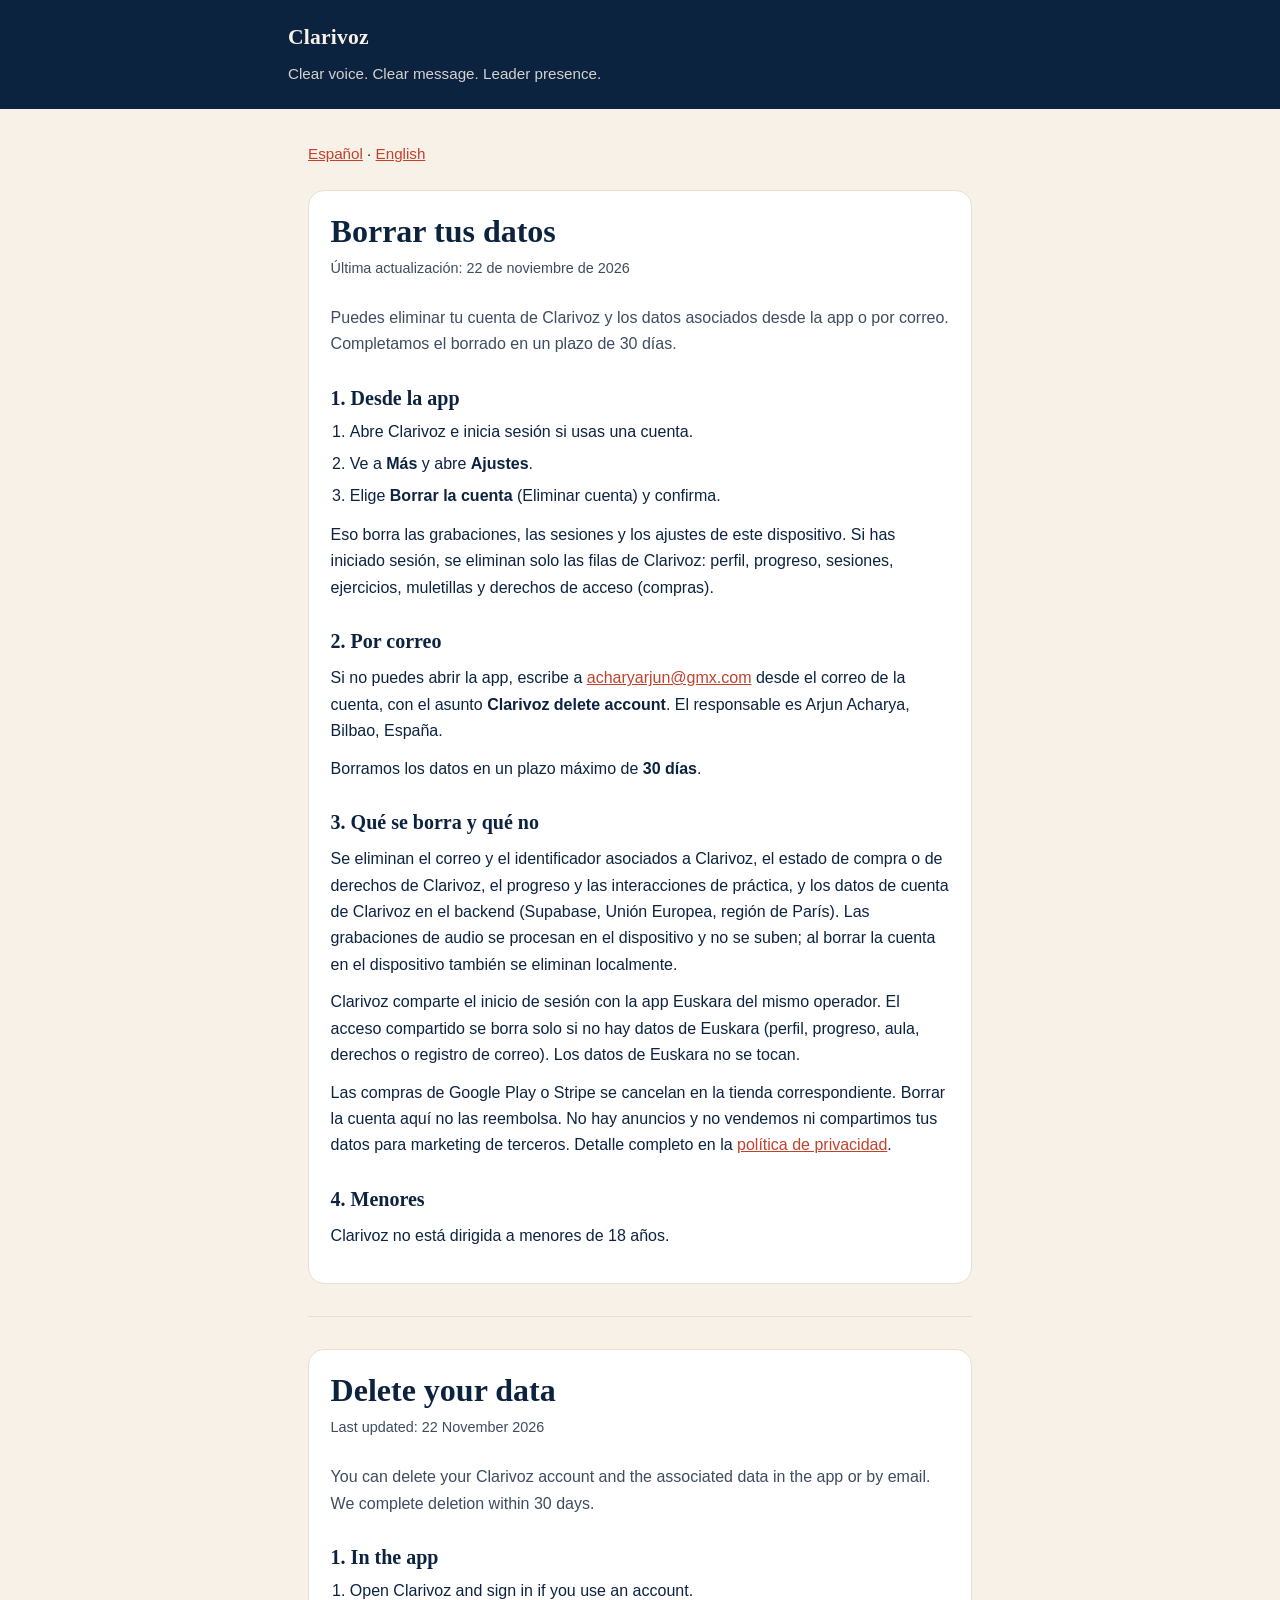
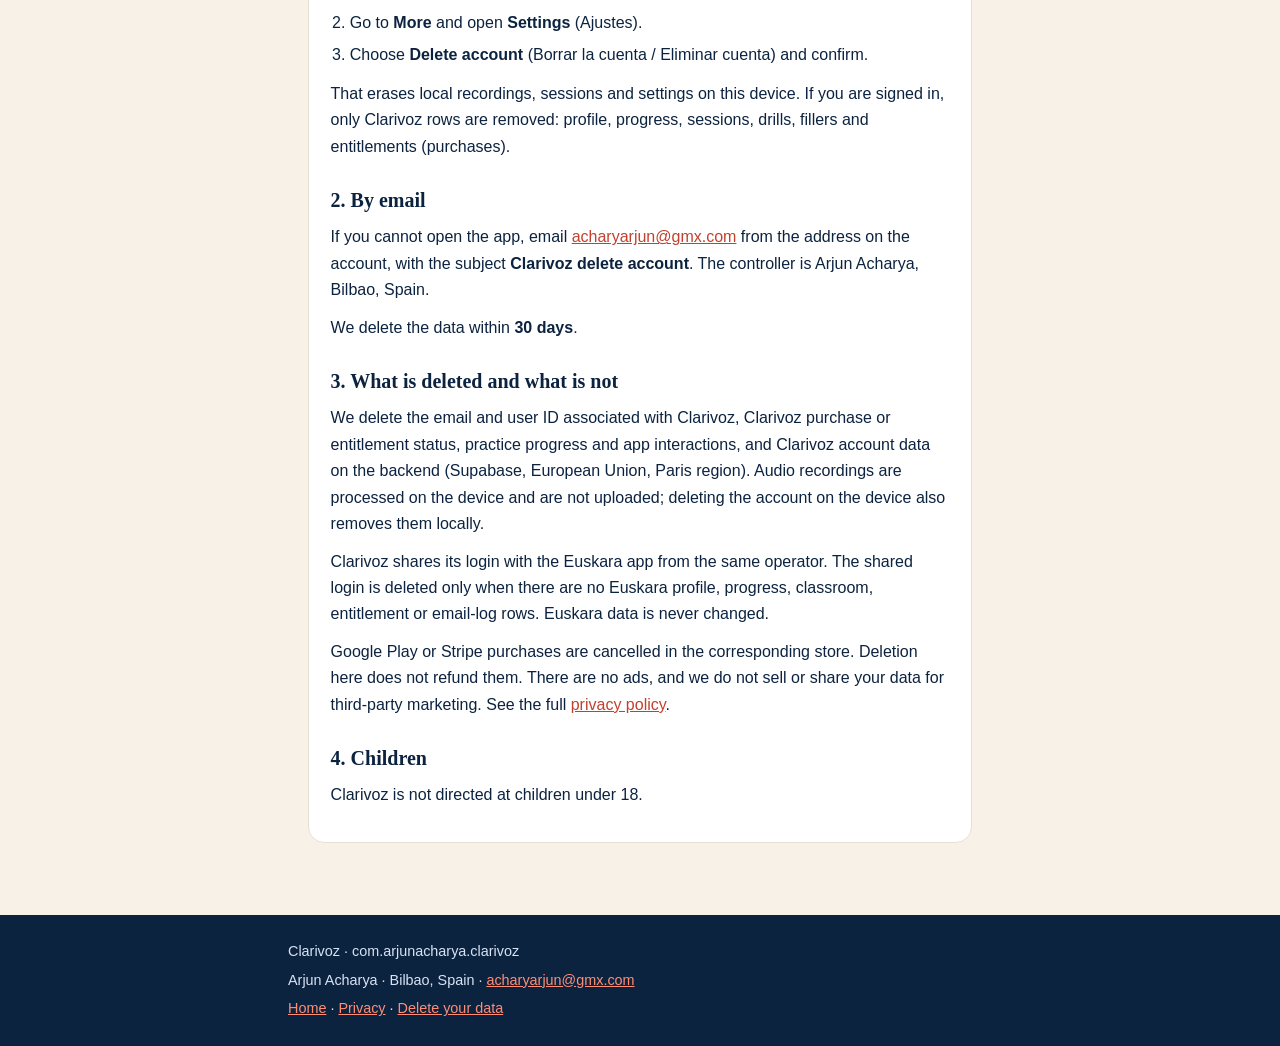
<file: data-deletion/index.html>
<!DOCTYPE html>
<html lang="es">
<head>
  <meta charset="utf-8" />
  <meta name="viewport" content="width=device-width, initial-scale=1" />
  <meta name="theme-color" content="#0c2340" />
  <meta name="description" content="Cómo borrar tu cuenta y tus datos de Clarivoz / How to delete your Clarivoz account and data." />
  <title>Borrar tus datos · Clarivoz Data Deletion</title>
  <link rel="canonical" href="https://acharyarjun.github.io/clarivoz/data-deletion/" />
  <link rel="icon" type="image/svg+xml" href="/clarivoz/favicon.svg" />
  <style>
    :root { color-scheme: light; }
    * { box-sizing: border-box; }
    body {
      margin: 0;
      font-family: Outfit, "Avenir Next", "Segoe UI", sans-serif;
      background: #f7f1e8;
      color: #0c2340;
      line-height: 1.65;
    }
    header {
      background: #0c2340;
      color: #f7f1e8;
      padding: 1.25rem 1.25rem 1.4rem;
    }
    header .wrap, main, footer .wrap { max-width: 44rem; margin: 0 auto; }
    header a { color: #f7f1e8; text-decoration: none; }
    header .brand {
      font-family: Fraunces, Georgia, serif;
      font-weight: 700;
      font-size: 1.35rem;
      letter-spacing: 0.01em;
    }
    header p { margin: 0.35rem 0 0; opacity: 0.85; font-size: 0.95rem; }
    main { padding: 2rem 1.25rem 3rem; }
    h1, h2 {
      font-family: Fraunces, Georgia, serif;
      font-weight: 650;
      line-height: 1.25;
      color: #0c2340;
    }
    h1 { font-size: 2rem; margin: 0 0 0.4rem; }
    h2 { font-size: 1.25rem; margin: 1.75rem 0 0.5rem; }
    .lede { color: #3e4c60; margin: 0 0 1.25rem; }
    .updated { color: #3e4c60; font-size: 0.9rem; margin: 0 0 1.5rem; }
    nav.langs { margin: 0 0 1.5rem; font-size: 0.95rem; }
    nav.langs a { color: #c2412d; }
    section {
      background: #fff;
      border: 1px solid #e7dfd2;
      border-radius: 16px;
      padding: 1.25rem 1.35rem 1.4rem;
      margin: 0 0 1.5rem;
    }
    p { margin: 0.7rem 0; }
    ol, ul { margin: 0.4rem 0 0.8rem; padding-left: 1.2rem; }
    li { margin: 0.35rem 0; }
    a { color: #c2412d; }
    .contact { word-break: break-word; }
    footer {
      background: #0c2340;
      color: #d7e3f4;
      padding: 1.25rem;
      font-size: 0.9rem;
    }
    footer a { color: #ff8d74; }
    footer p { margin: 0.3rem 0; }
    hr.lang {
      border: 0;
      border-top: 1px solid #e7dfd2;
      margin: 2rem 0;
    }
  </style>
</head>
<body>
  <header>
    <div class="wrap">
      <a class="brand" href="/clarivoz/">Clarivoz</a>
      <p>Clear voice. Clear message. Leader presence.</p>
    </div>
  </header>
  <main>
    <nav class="langs">
      <a href="#es">Español</a> · <a href="#en">English</a>
    </nav>

    <section id="es">
      <h1>Borrar tus datos</h1>
      <p class="updated">Última actualización: 22 de noviembre de 2026</p>
      <p class="lede">Puedes eliminar tu cuenta de Clarivoz y los datos asociados desde la app o por correo. Completamos el borrado en un plazo de 30 días.</p>

      <h2>1. Desde la app</h2>
      <ol>
        <li>Abre Clarivoz e inicia sesión si usas una cuenta.</li>
        <li>Ve a <strong>Más</strong> y abre <strong>Ajustes</strong>.</li>
        <li>Elige <strong>Borrar la cuenta</strong> (Eliminar cuenta) y confirma.</li>
      </ol>
      <p>Eso borra las grabaciones, las sesiones y los ajustes de este dispositivo. Si has iniciado sesión, se eliminan solo las filas de Clarivoz: perfil, progreso, sesiones, ejercicios, muletillas y derechos de acceso (compras).</p>

      <h2>2. Por correo</h2>
      <p>Si no puedes abrir la app, escribe a <a class="contact" href="mailto:acharyarjun@gmx.com?subject=Clarivoz%20delete%20account">acharyarjun@gmx.com</a> desde el correo de la cuenta, con el asunto <strong>Clarivoz delete account</strong>. El responsable es Arjun Acharya, Bilbao, España.</p>
      <p>Borramos los datos en un plazo máximo de <strong>30 días</strong>.</p>

      <h2>3. Qué se borra y qué no</h2>
      <p>Se eliminan el correo y el identificador asociados a Clarivoz, el estado de compra o de derechos de Clarivoz, el progreso y las interacciones de práctica, y los datos de cuenta de Clarivoz en el backend (Supabase, Unión Europea, región de París). Las grabaciones de audio se procesan en el dispositivo y no se suben; al borrar la cuenta en el dispositivo también se eliminan localmente.</p>
      <p>Clarivoz comparte el inicio de sesión con la app Euskara del mismo operador. El acceso compartido se borra solo si no hay datos de Euskara (perfil, progreso, aula, derechos o registro de correo). Los datos de Euskara no se tocan.</p>
      <p>Las compras de Google Play o Stripe se cancelan en la tienda correspondiente. Borrar la cuenta aquí no las reembolsa. No hay anuncios y no vendemos ni compartimos tus datos para marketing de terceros. Detalle completo en la <a href="/clarivoz/privacy/">política de privacidad</a>.</p>

      <h2>4. Menores</h2>
      <p>Clarivoz no está dirigida a menores de 18 años.</p>
    </section>

    <hr class="lang" />

    <section id="en">
      <h1>Delete your data</h1>
      <p class="updated">Last updated: 22 November 2026</p>
      <p class="lede">You can delete your Clarivoz account and the associated data in the app or by email. We complete deletion within 30 days.</p>

      <h2>1. In the app</h2>
      <ol>
        <li>Open Clarivoz and sign in if you use an account.</li>
        <li>Go to <strong>More</strong> and open <strong>Settings</strong> (Ajustes).</li>
        <li>Choose <strong>Delete account</strong> (Borrar la cuenta / Eliminar cuenta) and confirm.</li>
      </ol>
      <p>That erases local recordings, sessions and settings on this device. If you are signed in, only Clarivoz rows are removed: profile, progress, sessions, drills, fillers and entitlements (purchases).</p>

      <h2>2. By email</h2>
      <p>If you cannot open the app, email <a class="contact" href="mailto:acharyarjun@gmx.com?subject=Clarivoz%20delete%20account">acharyarjun@gmx.com</a> from the address on the account, with the subject <strong>Clarivoz delete account</strong>. The controller is Arjun Acharya, Bilbao, Spain.</p>
      <p>We delete the data within <strong>30 days</strong>.</p>

      <h2>3. What is deleted and what is not</h2>
      <p>We delete the email and user ID associated with Clarivoz, Clarivoz purchase or entitlement status, practice progress and app interactions, and Clarivoz account data on the backend (Supabase, European Union, Paris region). Audio recordings are processed on the device and are not uploaded; deleting the account on the device also removes them locally.</p>
      <p>Clarivoz shares its login with the Euskara app from the same operator. The shared login is deleted only when there are no Euskara profile, progress, classroom, entitlement or email-log rows. Euskara data is never changed.</p>
      <p>Google Play or Stripe purchases are cancelled in the corresponding store. Deletion here does not refund them. There are no ads, and we do not sell or share your data for third-party marketing. See the full <a href="/clarivoz/privacy/">privacy policy</a>.</p>

      <h2>4. Children</h2>
      <p>Clarivoz is not directed at children under 18.</p>
    </section>
  </main>
  <footer>
    <div class="wrap">
      <p>Clarivoz · com.arjunacharya.clarivoz</p>
      <p>Arjun Acharya · Bilbao, Spain · <a class="contact" href="mailto:acharyarjun@gmx.com">acharyarjun@gmx.com</a></p>
      <p><a href="/clarivoz/">Home</a> · <a href="/clarivoz/privacy/">Privacy</a> · <a href="/clarivoz/data-deletion/">Delete your data</a></p>
    </div>
  </footer>
</body>
</html>
</file>
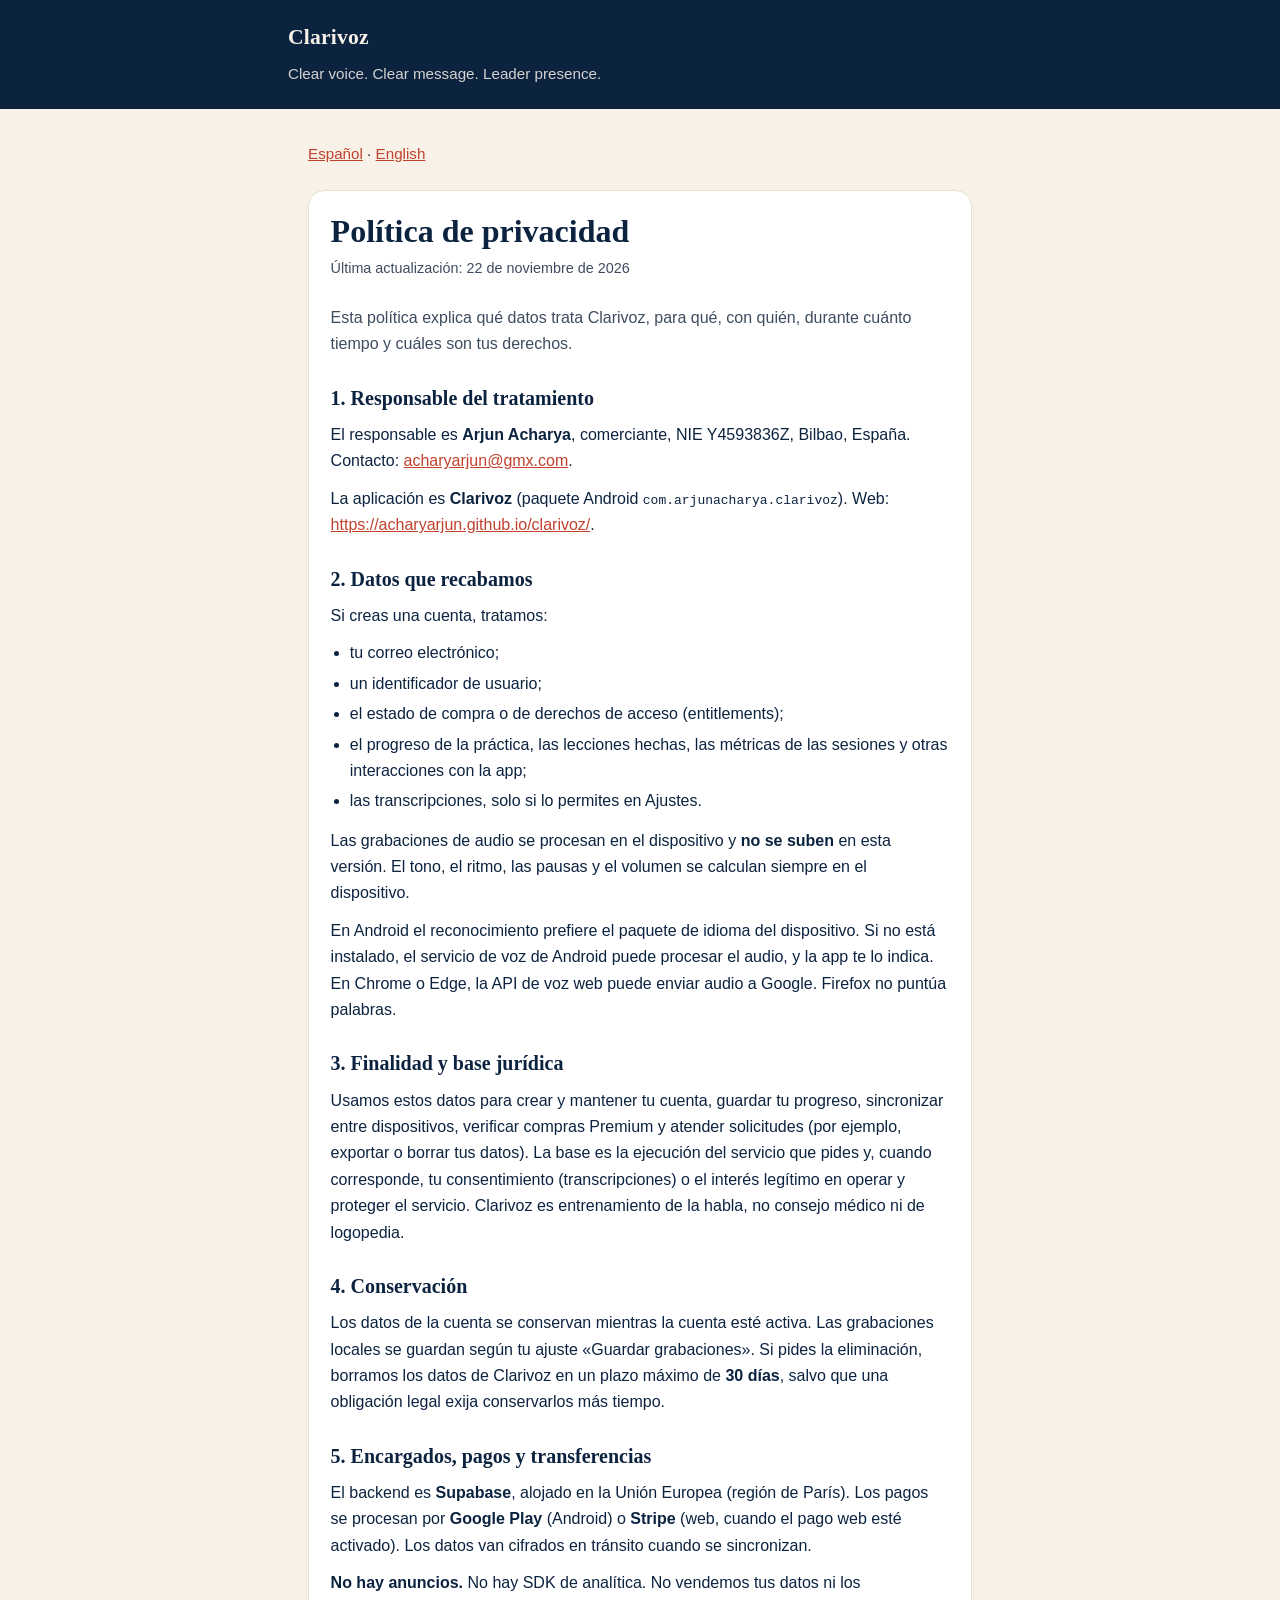
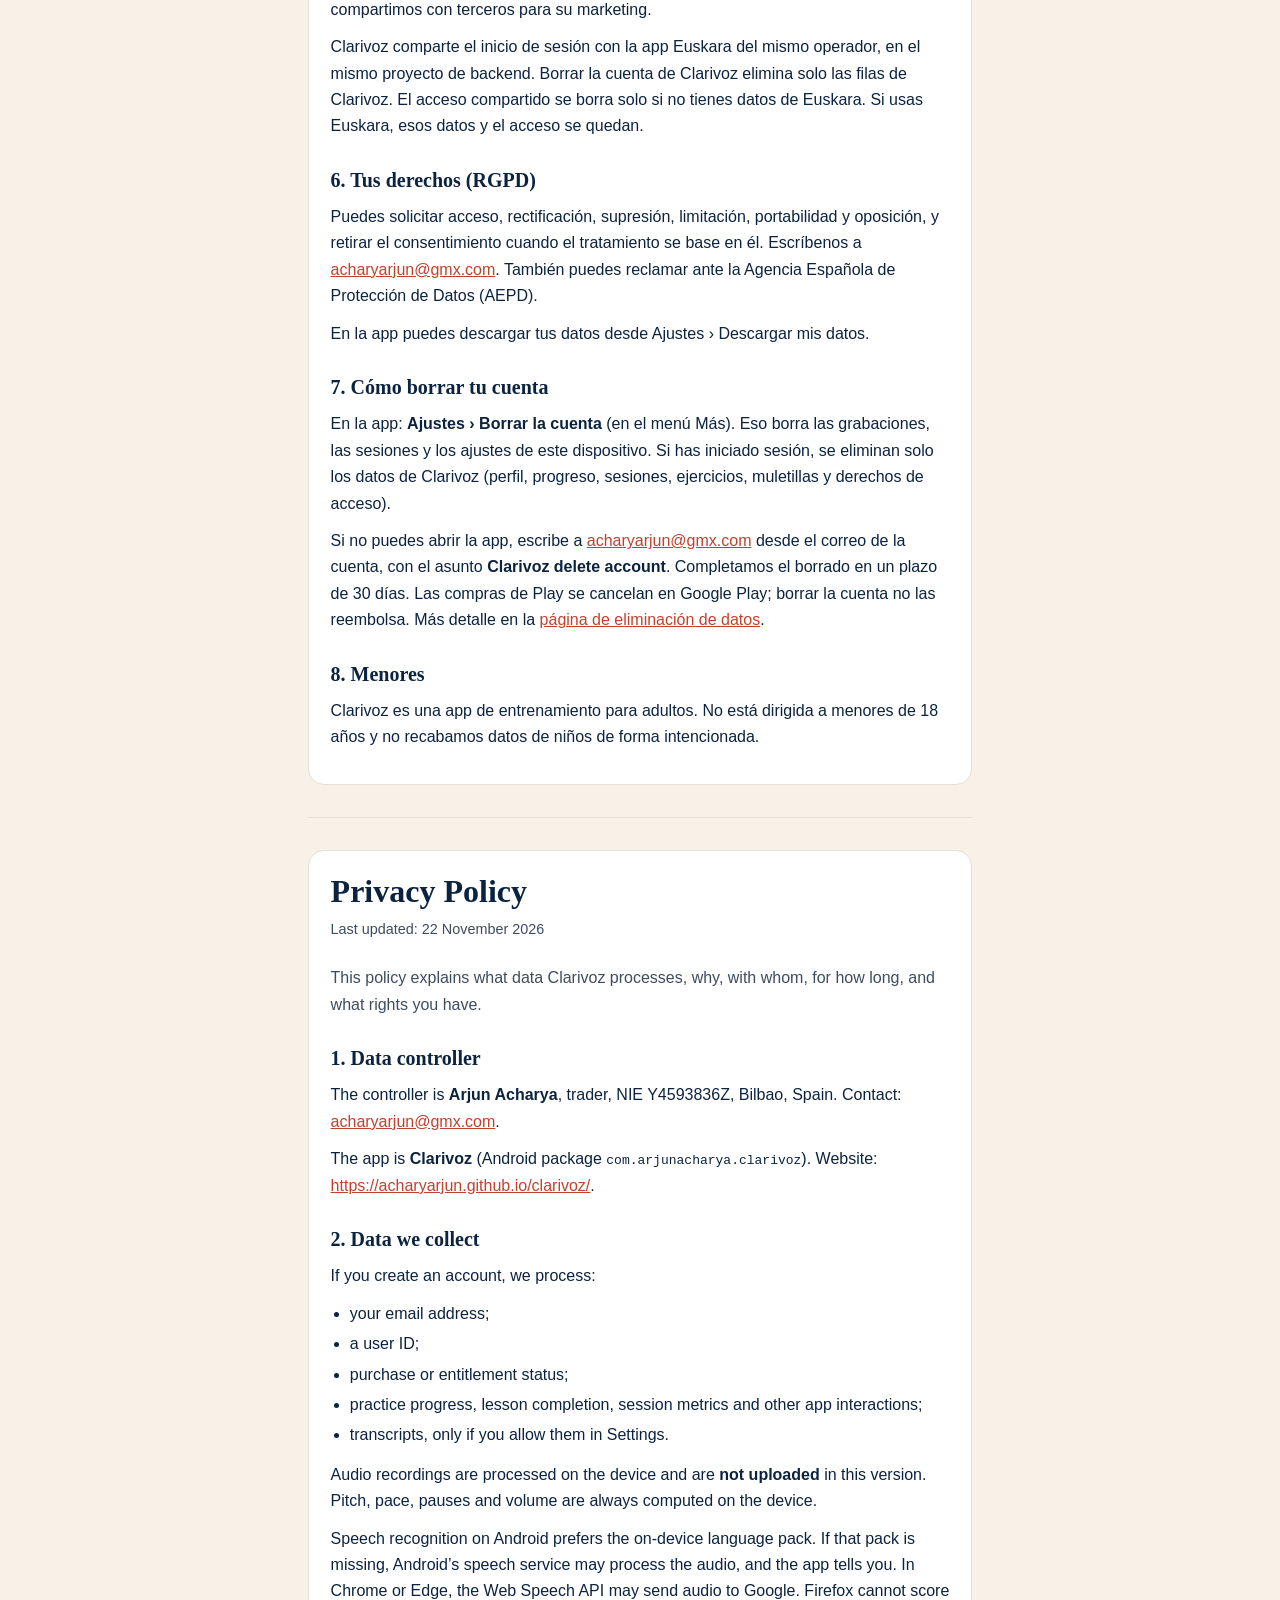
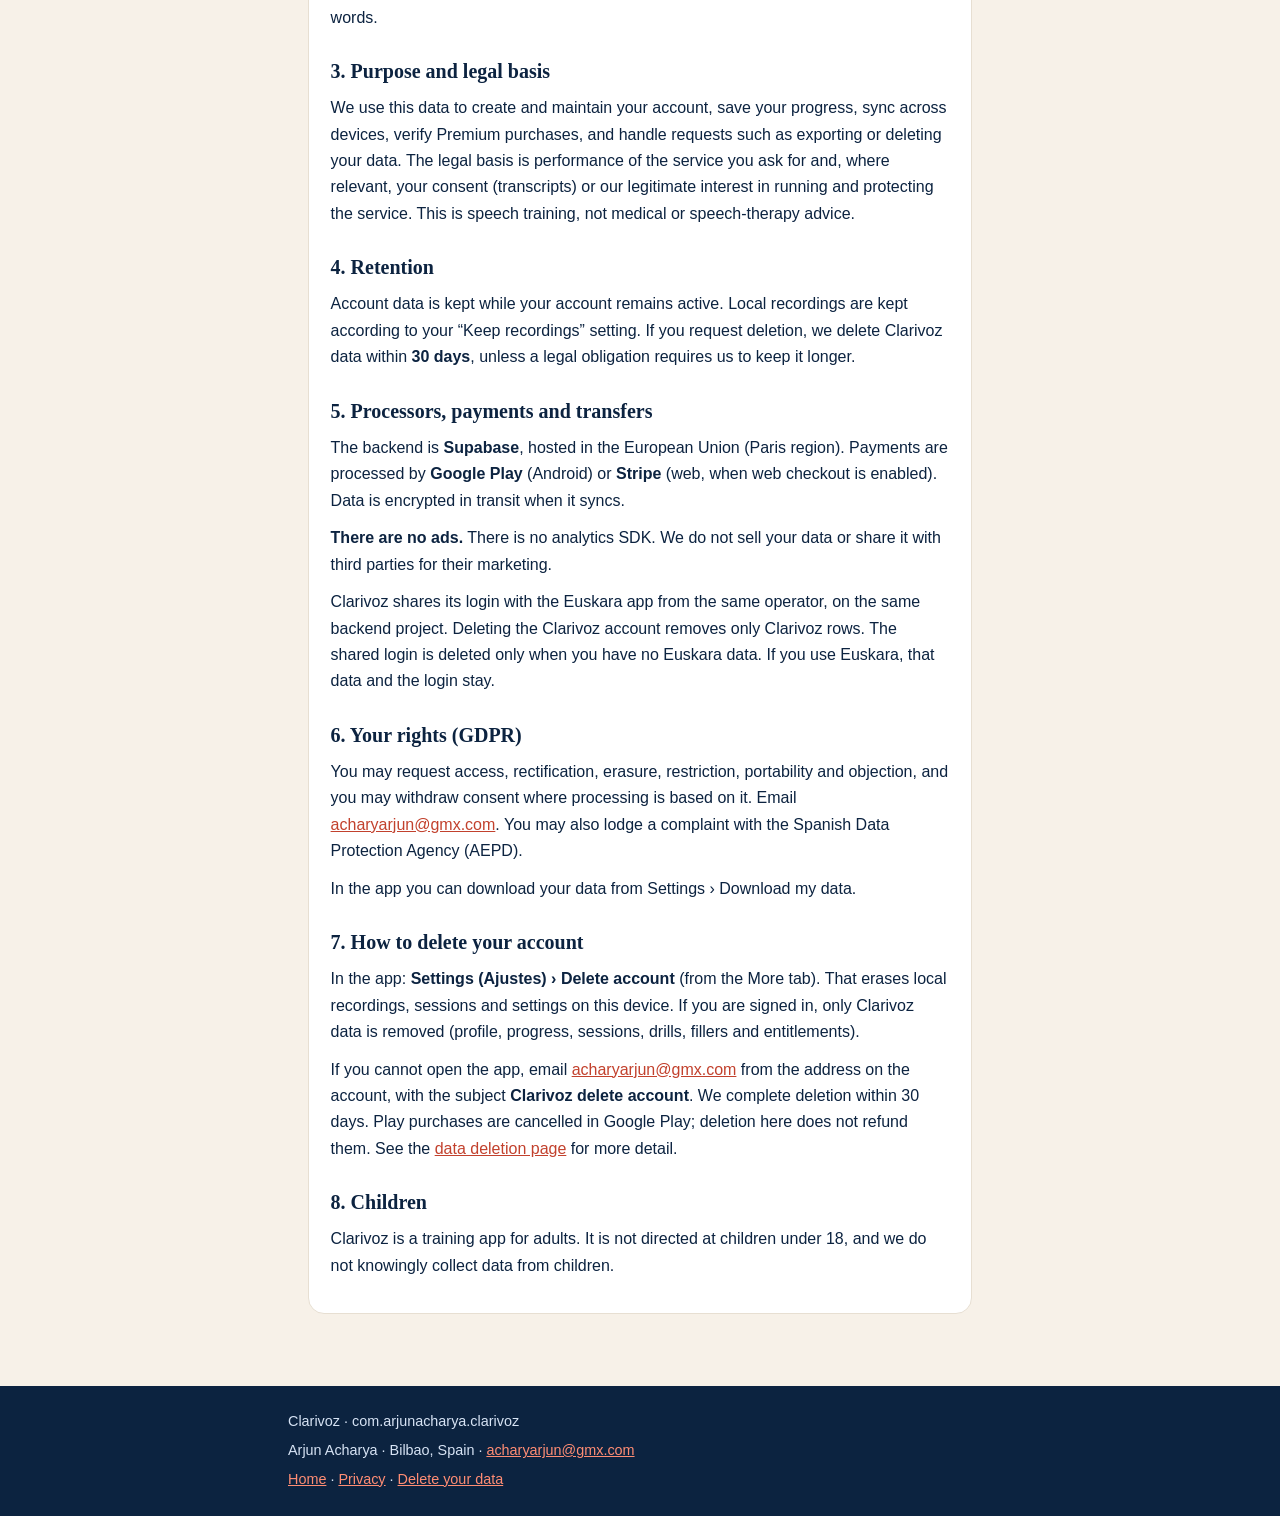
<file: privacy/index.html>
<!DOCTYPE html>
<html lang="es">
<head>
  <meta charset="utf-8" />
  <meta name="viewport" content="width=device-width, initial-scale=1" />
  <meta name="theme-color" content="#0c2340" />
  <meta name="description" content="Política de privacidad de Clarivoz / Clarivoz Privacy Policy. Responsable: Arjun Acharya, Bilbao, España." />
  <title>Privacidad · Clarivoz Privacy Policy</title>
  <link rel="canonical" href="https://acharyarjun.github.io/clarivoz/privacy/" />
  <link rel="icon" type="image/svg+xml" href="/clarivoz/favicon.svg" />
  <style>
    :root { color-scheme: light; }
    * { box-sizing: border-box; }
    body {
      margin: 0;
      font-family: Outfit, "Avenir Next", "Segoe UI", sans-serif;
      background: #f7f1e8;
      color: #0c2340;
      line-height: 1.65;
    }
    header {
      background: #0c2340;
      color: #f7f1e8;
      padding: 1.25rem 1.25rem 1.4rem;
    }
    header .wrap, main, footer .wrap { max-width: 44rem; margin: 0 auto; }
    header a { color: #f7f1e8; text-decoration: none; }
    header .brand {
      font-family: Fraunces, Georgia, serif;
      font-weight: 700;
      font-size: 1.35rem;
      letter-spacing: 0.01em;
    }
    header p { margin: 0.35rem 0 0; opacity: 0.85; font-size: 0.95rem; }
    main { padding: 2rem 1.25rem 3rem; }
    h1, h2 {
      font-family: Fraunces, Georgia, serif;
      font-weight: 650;
      line-height: 1.25;
      color: #0c2340;
    }
    h1 { font-size: 2rem; margin: 0 0 0.4rem; }
    h2 { font-size: 1.25rem; margin: 1.75rem 0 0.5rem; }
    .lede { color: #3e4c60; margin: 0 0 1.25rem; }
    .updated { color: #3e4c60; font-size: 0.9rem; margin: 0 0 1.5rem; }
    nav.langs { margin: 0 0 1.5rem; font-size: 0.95rem; }
    nav.langs a { color: #c2412d; }
    section {
      background: #fff;
      border: 1px solid #e7dfd2;
      border-radius: 16px;
      padding: 1.25rem 1.35rem 1.4rem;
      margin: 0 0 1.5rem;
    }
    p { margin: 0.7rem 0; }
    ul { margin: 0.4rem 0 0.8rem; padding-left: 1.2rem; }
    li { margin: 0.25rem 0; }
    a { color: #c2412d; }
    .contact { word-break: break-word; }
    footer {
      background: #0c2340;
      color: #d7e3f4;
      padding: 1.25rem;
      font-size: 0.9rem;
    }
    footer a { color: #ff8d74; }
    footer p { margin: 0.3rem 0; }
    hr.lang {
      border: 0;
      border-top: 1px solid #e7dfd2;
      margin: 2rem 0;
    }
  </style>
</head>
<body>
  <header>
    <div class="wrap">
      <a class="brand" href="/clarivoz/">Clarivoz</a>
      <p>Clear voice. Clear message. Leader presence.</p>
    </div>
  </header>
  <main>
    <nav class="langs">
      <a href="#es">Español</a> · <a href="#en">English</a>
    </nav>

    <section id="es">
      <h1>Política de privacidad</h1>
      <p class="updated">Última actualización: 22 de noviembre de 2026</p>
      <p class="lede">Esta política explica qué datos trata Clarivoz, para qué, con quién, durante cuánto tiempo y cuáles son tus derechos.</p>

      <h2>1. Responsable del tratamiento</h2>
      <p>El responsable es <strong>Arjun Acharya</strong>, comerciante, NIE Y4593836Z, Bilbao, España. Contacto: <a class="contact" href="mailto:acharyarjun@gmx.com">acharyarjun@gmx.com</a>.</p>
      <p>La aplicación es <strong>Clarivoz</strong> (paquete Android <code>com.arjunacharya.clarivoz</code>). Web: <a href="https://acharyarjun.github.io/clarivoz/">https://acharyarjun.github.io/clarivoz/</a>.</p>

      <h2>2. Datos que recabamos</h2>
      <p>Si creas una cuenta, tratamos:</p>
      <ul>
        <li>tu correo electrónico;</li>
        <li>un identificador de usuario;</li>
        <li>el estado de compra o de derechos de acceso (entitlements);</li>
        <li>el progreso de la práctica, las lecciones hechas, las métricas de las sesiones y otras interacciones con la app;</li>
        <li>las transcripciones, solo si lo permites en Ajustes.</li>
      </ul>
      <p>Las grabaciones de audio se procesan en el dispositivo y <strong>no se suben</strong> en esta versión. El tono, el ritmo, las pausas y el volumen se calculan siempre en el dispositivo.</p>
      <p>En Android el reconocimiento prefiere el paquete de idioma del dispositivo. Si no está instalado, el servicio de voz de Android puede procesar el audio, y la app te lo indica. En Chrome o Edge, la API de voz web puede enviar audio a Google. Firefox no puntúa palabras.</p>

      <h2>3. Finalidad y base jurídica</h2>
      <p>Usamos estos datos para crear y mantener tu cuenta, guardar tu progreso, sincronizar entre dispositivos, verificar compras Premium y atender solicitudes (por ejemplo, exportar o borrar tus datos). La base es la ejecución del servicio que pides y, cuando corresponde, tu consentimiento (transcripciones) o el interés legítimo en operar y proteger el servicio. Clarivoz es entrenamiento de la habla, no consejo médico ni de logopedia.</p>

      <h2>4. Conservación</h2>
      <p>Los datos de la cuenta se conservan mientras la cuenta esté activa. Las grabaciones locales se guardan según tu ajuste «Guardar grabaciones». Si pides la eliminación, borramos los datos de Clarivoz en un plazo máximo de <strong>30 días</strong>, salvo que una obligación legal exija conservarlos más tiempo.</p>

      <h2>5. Encargados, pagos y transferencias</h2>
      <p>El backend es <strong>Supabase</strong>, alojado en la Unión Europea (región de París). Los pagos se procesan por <strong>Google Play</strong> (Android) o <strong>Stripe</strong> (web, cuando el pago web esté activado). Los datos van cifrados en tránsito cuando se sincronizan.</p>
      <p><strong>No hay anuncios.</strong> No hay SDK de analítica. No vendemos tus datos ni los compartimos con terceros para su marketing.</p>
      <p>Clarivoz comparte el inicio de sesión con la app Euskara del mismo operador, en el mismo proyecto de backend. Borrar la cuenta de Clarivoz elimina solo las filas de Clarivoz. El acceso compartido se borra solo si no tienes datos de Euskara. Si usas Euskara, esos datos y el acceso se quedan.</p>

      <h2>6. Tus derechos (RGPD)</h2>
      <p>Puedes solicitar acceso, rectificación, supresión, limitación, portabilidad y oposición, y retirar el consentimiento cuando el tratamiento se base en él. Escríbenos a <a class="contact" href="mailto:acharyarjun@gmx.com">acharyarjun@gmx.com</a>. También puedes reclamar ante la Agencia Española de Protección de Datos (AEPD).</p>
      <p>En la app puedes descargar tus datos desde Ajustes › Descargar mis datos.</p>

      <h2>7. Cómo borrar tu cuenta</h2>
      <p>En la app: <strong>Ajustes › Borrar la cuenta</strong> (en el menú Más). Eso borra las grabaciones, las sesiones y los ajustes de este dispositivo. Si has iniciado sesión, se eliminan solo los datos de Clarivoz (perfil, progreso, sesiones, ejercicios, muletillas y derechos de acceso).</p>
      <p>Si no puedes abrir la app, escribe a <a class="contact" href="mailto:acharyarjun@gmx.com?subject=Clarivoz%20delete%20account">acharyarjun@gmx.com</a> desde el correo de la cuenta, con el asunto <strong>Clarivoz delete account</strong>. Completamos el borrado en un plazo de 30 días. Las compras de Play se cancelan en Google Play; borrar la cuenta no las reembolsa. Más detalle en la <a href="/clarivoz/data-deletion/">página de eliminación de datos</a>.</p>

      <h2>8. Menores</h2>
      <p>Clarivoz es una app de entrenamiento para adultos. No está dirigida a menores de 18 años y no recabamos datos de niños de forma intencionada.</p>
    </section>

    <hr class="lang" />

    <section id="en">
      <h1>Privacy Policy</h1>
      <p class="updated">Last updated: 22 November 2026</p>
      <p class="lede">This policy explains what data Clarivoz processes, why, with whom, for how long, and what rights you have.</p>

      <h2>1. Data controller</h2>
      <p>The controller is <strong>Arjun Acharya</strong>, trader, NIE Y4593836Z, Bilbao, Spain. Contact: <a class="contact" href="mailto:acharyarjun@gmx.com">acharyarjun@gmx.com</a>.</p>
      <p>The app is <strong>Clarivoz</strong> (Android package <code>com.arjunacharya.clarivoz</code>). Website: <a href="https://acharyarjun.github.io/clarivoz/">https://acharyarjun.github.io/clarivoz/</a>.</p>

      <h2>2. Data we collect</h2>
      <p>If you create an account, we process:</p>
      <ul>
        <li>your email address;</li>
        <li>a user ID;</li>
        <li>purchase or entitlement status;</li>
        <li>practice progress, lesson completion, session metrics and other app interactions;</li>
        <li>transcripts, only if you allow them in Settings.</li>
      </ul>
      <p>Audio recordings are processed on the device and are <strong>not uploaded</strong> in this version. Pitch, pace, pauses and volume are always computed on the device.</p>
      <p>Speech recognition on Android prefers the on-device language pack. If that pack is missing, Android’s speech service may process the audio, and the app tells you. In Chrome or Edge, the Web Speech API may send audio to Google. Firefox cannot score words.</p>

      <h2>3. Purpose and legal basis</h2>
      <p>We use this data to create and maintain your account, save your progress, sync across devices, verify Premium purchases, and handle requests such as exporting or deleting your data. The legal basis is performance of the service you ask for and, where relevant, your consent (transcripts) or our legitimate interest in running and protecting the service. This is speech training, not medical or speech-therapy advice.</p>

      <h2>4. Retention</h2>
      <p>Account data is kept while your account remains active. Local recordings are kept according to your “Keep recordings” setting. If you request deletion, we delete Clarivoz data within <strong>30 days</strong>, unless a legal obligation requires us to keep it longer.</p>

      <h2>5. Processors, payments and transfers</h2>
      <p>The backend is <strong>Supabase</strong>, hosted in the European Union (Paris region). Payments are processed by <strong>Google Play</strong> (Android) or <strong>Stripe</strong> (web, when web checkout is enabled). Data is encrypted in transit when it syncs.</p>
      <p><strong>There are no ads.</strong> There is no analytics SDK. We do not sell your data or share it with third parties for their marketing.</p>
      <p>Clarivoz shares its login with the Euskara app from the same operator, on the same backend project. Deleting the Clarivoz account removes only Clarivoz rows. The shared login is deleted only when you have no Euskara data. If you use Euskara, that data and the login stay.</p>

      <h2>6. Your rights (GDPR)</h2>
      <p>You may request access, rectification, erasure, restriction, portability and objection, and you may withdraw consent where processing is based on it. Email <a class="contact" href="mailto:acharyarjun@gmx.com">acharyarjun@gmx.com</a>. You may also lodge a complaint with the Spanish Data Protection Agency (AEPD).</p>
      <p>In the app you can download your data from Settings › Download my data.</p>

      <h2>7. How to delete your account</h2>
      <p>In the app: <strong>Settings (Ajustes) › Delete account</strong> (from the More tab). That erases local recordings, sessions and settings on this device. If you are signed in, only Clarivoz data is removed (profile, progress, sessions, drills, fillers and entitlements).</p>
      <p>If you cannot open the app, email <a class="contact" href="mailto:acharyarjun@gmx.com?subject=Clarivoz%20delete%20account">acharyarjun@gmx.com</a> from the address on the account, with the subject <strong>Clarivoz delete account</strong>. We complete deletion within 30 days. Play purchases are cancelled in Google Play; deletion here does not refund them. See the <a href="/clarivoz/data-deletion/">data deletion page</a> for more detail.</p>

      <h2>8. Children</h2>
      <p>Clarivoz is a training app for adults. It is not directed at children under 18, and we do not knowingly collect data from children.</p>
    </section>
  </main>
  <footer>
    <div class="wrap">
      <p>Clarivoz · com.arjunacharya.clarivoz</p>
      <p>Arjun Acharya · Bilbao, Spain · <a class="contact" href="mailto:acharyarjun@gmx.com">acharyarjun@gmx.com</a></p>
      <p><a href="/clarivoz/">Home</a> · <a href="/clarivoz/privacy/">Privacy</a> · <a href="/clarivoz/data-deletion/">Delete your data</a></p>
    </div>
  </footer>
</body>
</html>
</file>
